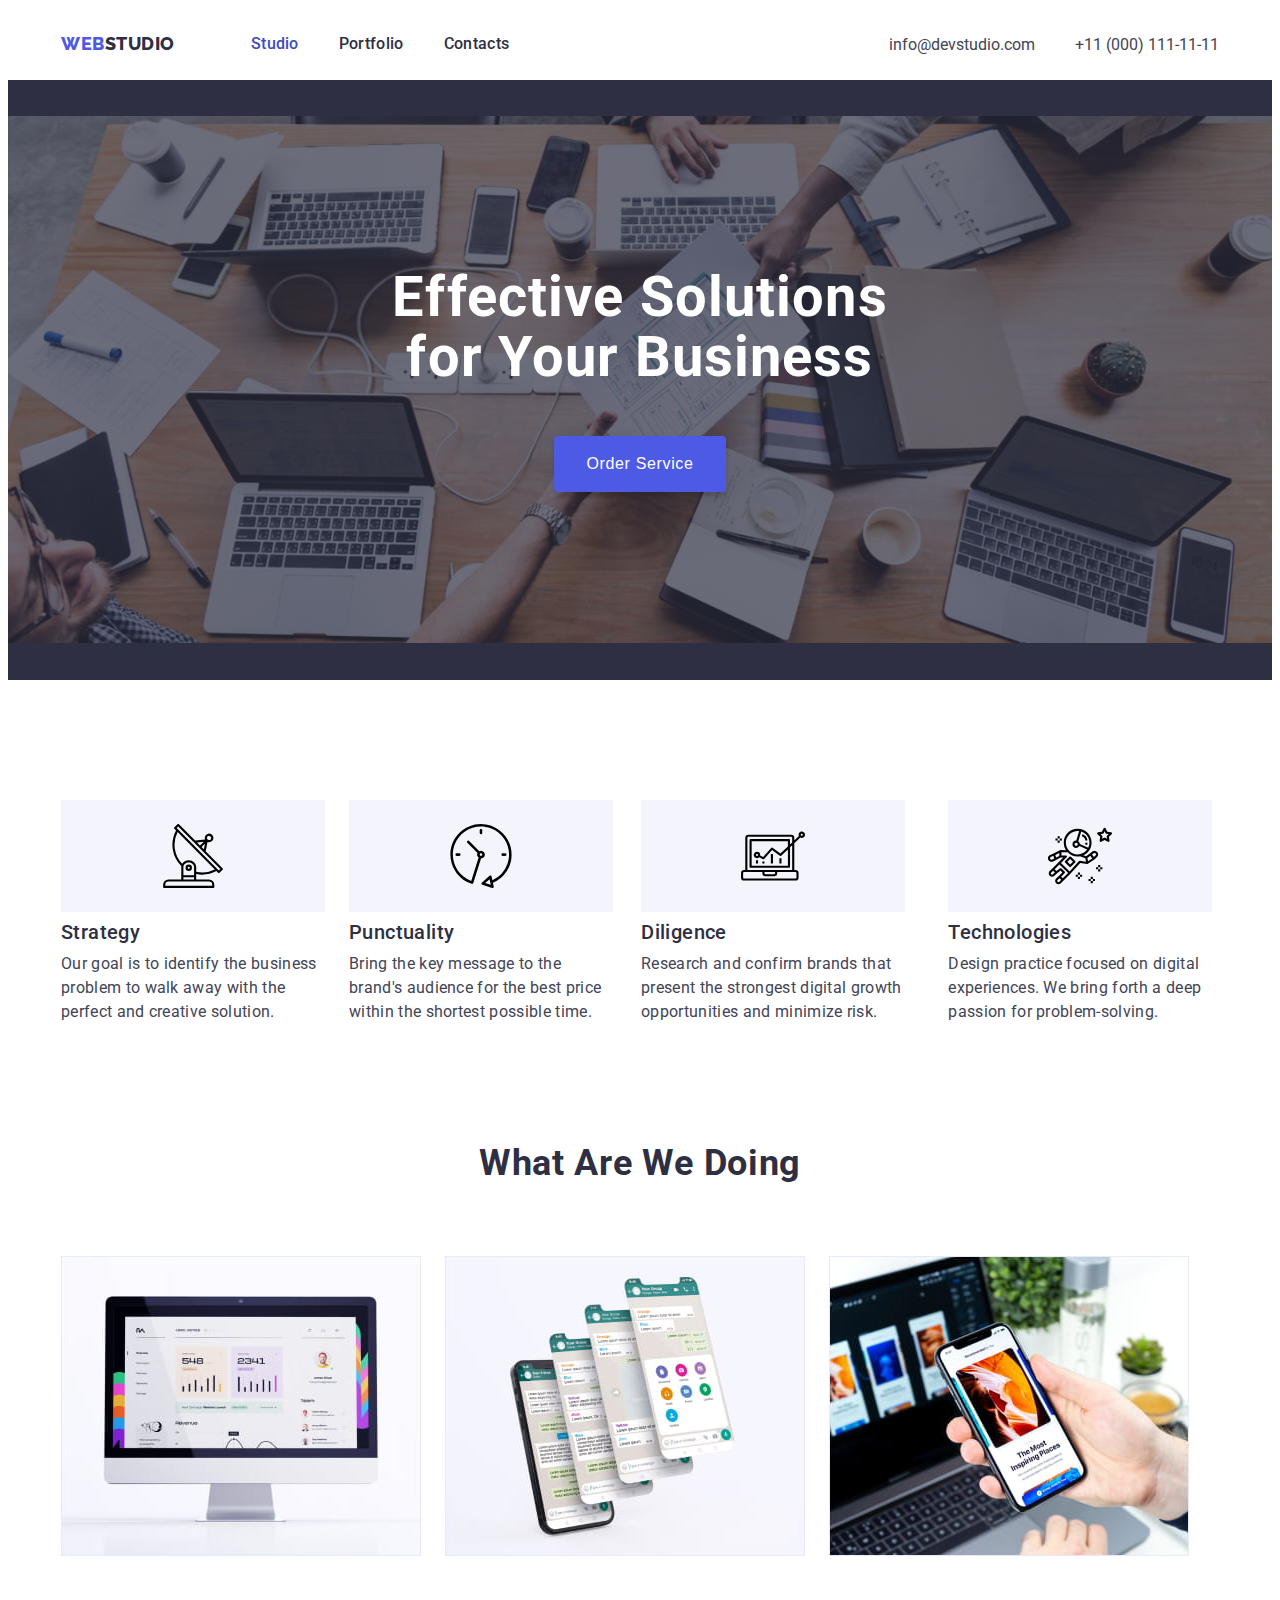
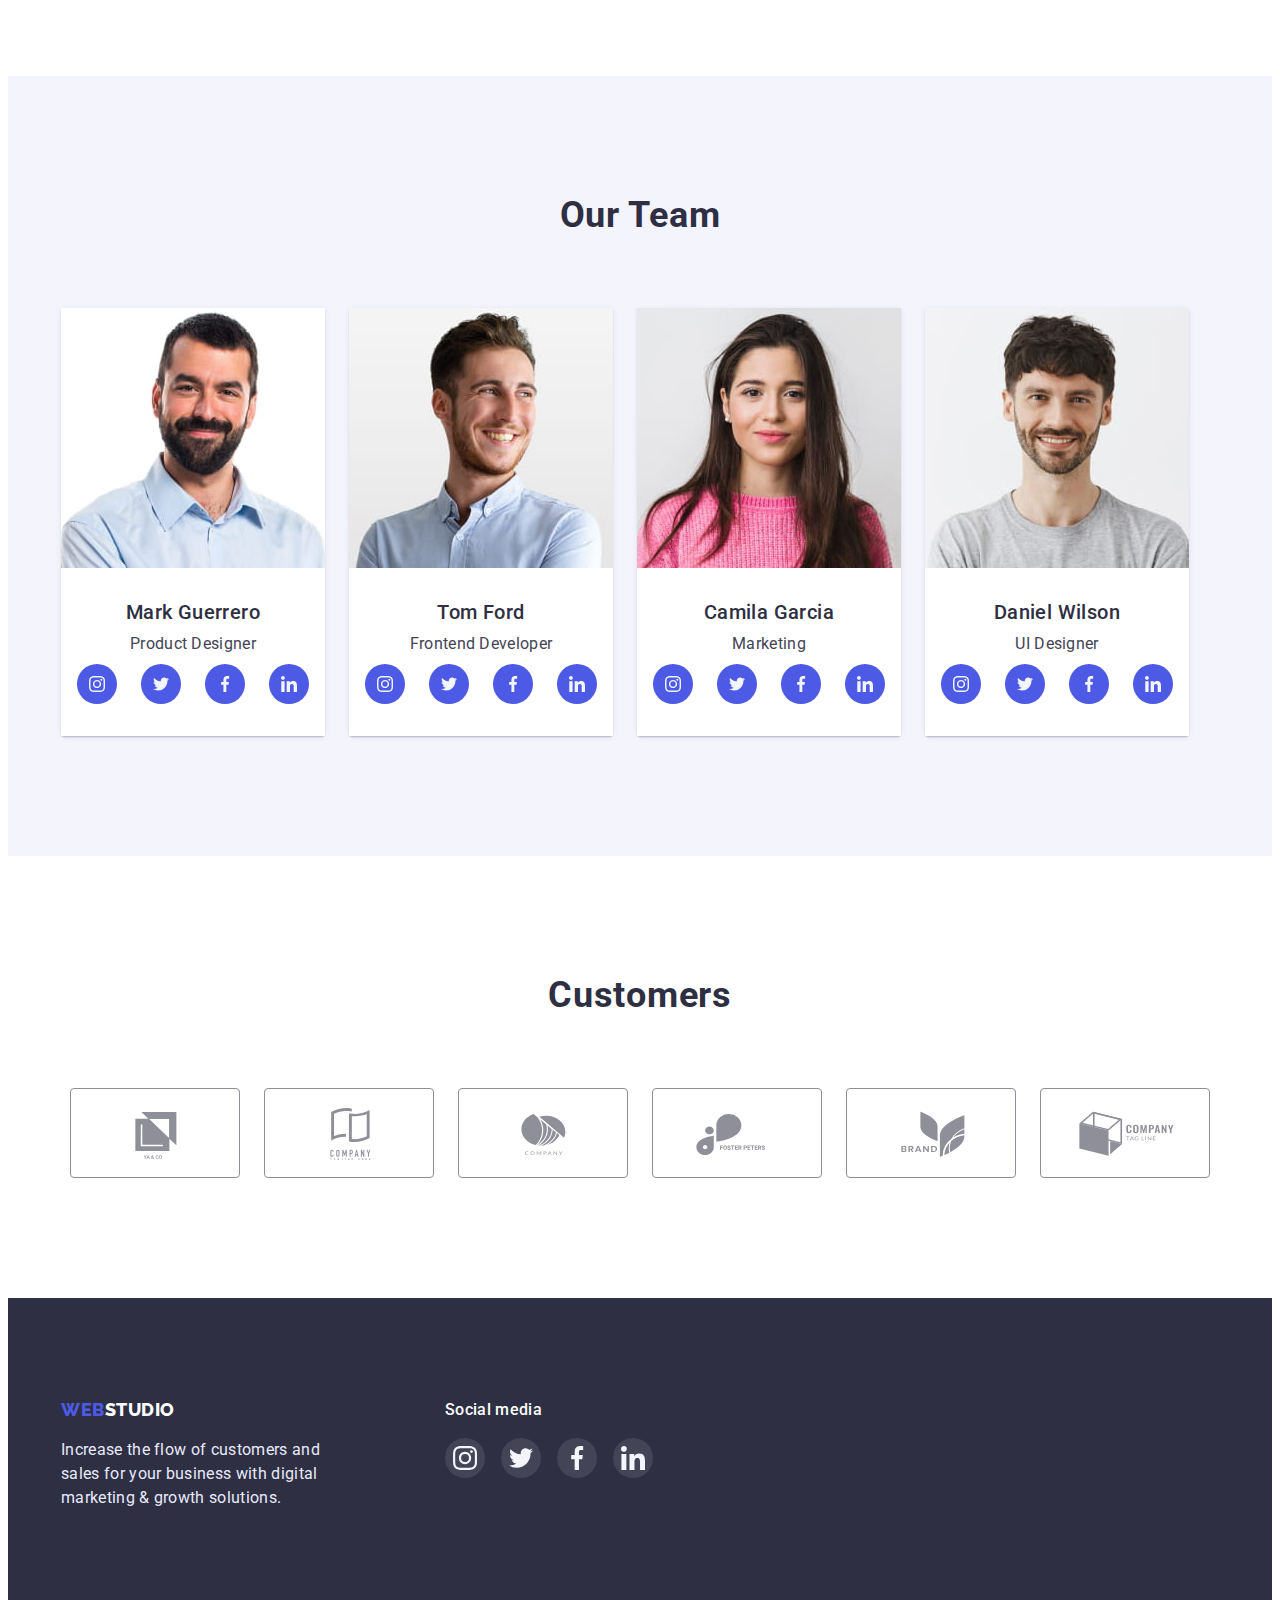
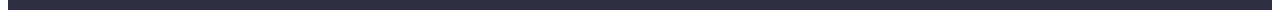
<file: index.html>
<!DOCTYPE html>
<html lang="en">
  <head>
    <meta charset="UTF-8" />
    <meta http-equiv="X-UA-Compatible" content="IE=edge" />
    <meta name="viewport" content="width=device-width, initial-scale=1.0" />
    <title>WebStudio</title>
    <link rel="preconnect" href="https://fonts.googleapis.com" />
    <link rel="preconnect" href="https://fonts.gstatic.com" crossorigin />
    <link
      href="https://fonts.googleapis.com/css2?family=Raleway:wght@800&family=Roboto:wght@400;500;700&display=swap"
      rel="stylesheet"
    />
    <link
      rel="stylesheet"
      href="https://cdnjs.cloudflare.com/ajax/libs/modern-normalize/1.1.0/modern-normalize.min.css"
      integrity="sha512-wpPYUAdjBVSE4KJnH1VR1HeZfpl1ub8YT/NKx4PuQ5NmX2tKuGu6U/JRp5y+Y8XG2tV+wKQpNHVUX03MfMFn9Q=="
      crossorigin="anonymous"
      referrerpolicy="no-referrer"
    />
    <link rel="stylesheet" href="./css/styles.css" />
  </head>
  <body>
    <!--HEADER-->
    <header class="header">
      <!--NAVIGATION-->
      <div class="container head">
        <nav class="nav-head">
          <a class="logo" href="./index.html"
            ><span class="accent">Web</span>Studio</a
          >
          <ul class="site-nav">
            <li class="nav-style">
              <a class="link current" href="./index.html">Studio</a>
            </li>
            <li class="nav-style">
              <a class="link" href="./portfolio.html">Portfolio</a>
            </li>
            <li class="nav-style"><a class="link" href="">Contacts</a></li>
          </ul>
        </nav>
        <!--CONTACTS-->
        <address class="address">
          <ul class="contacts">
            <li class="call">
              <a class="link" href="mailto:info@devstudio.com"
                >info@devstudio.com</a
              >
            </li>
            <li class="call">
              <a class="link" href="tel:+110001111111">+11 (000) 111-11-11</a>
            </li>
          </ul>
        </address>
      </div>
    </header>
    <!--MAIN SECTION-->
    <main>
      <!--HERO-->
      <section class="hero">
        <div class="container">
          <h1 class="hero-text">Effective Solutions for Your Business</h1>
          <button class="hero-button" type="button">Order Service</button>
        </div>
      </section>
      <!--OUR FEATURES-->
      <section class="section">
        <div class="container">
          <h2 class="features">Our Features</h2>
          <ul class="future-block">
            <li class="items">
              <div class="box-icons">
                <svg class="icons-feature">
                  <use href="./images/main/icons.svg#icon-antenna"></use>
                </svg>
              </div>
              <h3 class="head-name">Strategy</h3>
              <p class="future-text">
                Our goal is to identify the business problem to walk away with
                the perfect and creative solution.
              </p>
            </li>
            <li class="items">
              <div class="box-icons">
                <svg class="icons-feature">
                  <use href="./images/main/icons.svg#icon-clock"></use>
                </svg>
              </div>
              <h3 class="head-name">Punctuality</h3>
              <p class="future-text">
                Bring the key message to the brand's audience for the best price
                within the shortest possible time.
              </p>
            </li>
            <li class="items">
              <div class="box-icons">
                <svg class="icons-feature">
                  <use href="./images/main/icons.svg#icon-diagram"></use>
                </svg>
              </div>
              <h3 class="head-name">Diligence</h3>
              <p class="future-text">
                Research and confirm brands that present the strongest digital
                growth opportunities and minimize risk.
              </p>
            </li>
            <li class="items">
              <div class="box-icons">
                <svg class="icons-feature">
                  <use href="./images/main/icons.svg#icon-astronaut"></use>
                </svg>
              </div>
              <h3 class="head-name">Technologies</h3>
              <p class="future-text">
                Design practice focused on digital experiences. We bring forth a
                deep passion for problem-solving.
              </p>
            </li>
          </ul>
        </div>
      </section>
      <!--WHAT WE ARE DOING-->
      <section class="section doing">
        <div class="container">
          <h2 class="wwad">What are we doing</h2>
          <ul class="what-pict">
            <li class="item">
              <img
                src="./images/main/computer.jpg"
                width="360"
                alt="picture with PC"
              />
            </li>
            <li class="item">
              <img
                src="./images/main/phone-theme.jpg"
                width="360"
                alt="picture with photo themes"
              />
            </li>
            <li class="item">
              <img
                src="./images/main/adaptive-phone.jpg"
                width="360"
                alt="adaptive technology for smartphone"
              />
            </li>
          </ul>
        </div>
      </section>
      <!--OUR TEAM-->
      <section class="section">
        <div class="container">
          <h2 class="our-team">Our Team</h2>
          <ul class="our-teamlist">
            <li class="team-list">
              <img
                src="./images/main/mark-guerrero.jpg"
                width="264"
                alt="Mark Guerrero's photo"
              />
              <div class="our-head">
                <h3 class="head-name">Mark Guerrero</h3>
                <p class="position">Product Designer</p>
                <ul>
                  <li class="social-list">
                    <a class="social-links" href=""
                      ><svg class="social-icons">
                        <use
                          href="./images/main/icons.svg#icon-instagram"
                        ></use>
                      </svg>
                    </a>
                  </li>
                  <li class="social-list">
                    <a class="social-links" href=""
                      ><svg class="social-icons">
                        <use href="./images/main/icons.svg#icon-twitter"></use>
                      </svg>
                    </a>
                  </li>
                  <li class="social-list">
                    <a class="social-links" href=""
                      ><svg class="social-icons">
                        <use href="./images/main/icons.svg#icon-facebook"></use>
                      </svg>
                    </a>
                  </li>
                  <li class="social-list">
                    <a class="social-links" href=""
                      ><svg class="social-icons">
                        <use href="./images/main/icons.svg#icon-linkedin"></use>
                      </svg>
                    </a>
                  </li>
                </ul>
              </div>
            </li>
            <li class="team-list">
              <img
                src="./images/main/tom-ford.jpg"
                width="264"
                alt="Tom Ford's photo"
              />
              <div class="our-head">
                <h3 class="head-name">Tom Ford</h3>
                <p class="position">Frontend Developer</p>
                <ul>
                  <li class="social-list">
                    <a class="social-links" href=""
                      ><svg class="social-icons">
                        <use
                          href="./images/main/icons.svg#icon-instagram"
                        ></use>
                      </svg>
                    </a>
                  </li>
                  <li class="social-list">
                    <a class="social-links" href=""
                      ><svg class="social-icons">
                        <use href="./images/main/icons.svg#icon-twitter"></use>
                      </svg>
                    </a>
                  </li>
                  <li class="social-list">
                    <a class="social-links" href=""
                      ><svg class="social-icons">
                        <use href="./images/main/icons.svg#icon-facebook"></use>
                      </svg>
                    </a>
                  </li>
                  <li class="social-list">
                    <a class="social-links" href=""
                      ><svg class="social-icons">
                        <use href="./images/main/icons.svg#icon-linkedin"></use>
                      </svg>
                    </a>
                  </li>
                </ul>
              </div>
            </li>
            <li class="team-list">
              <img
                src="./images/main/camila-garcia.jpg"
                width="264"
                alt="Camila Garcia's photo"
              />
              <div class="our-head">
                <h3 class="head-name">Camila Garcia</h3>
                <p class="position">Marketing</p>
                <ul>
                  <li class="social-list">
                    <a class="social-links" href=""
                      ><svg class="social-icons">
                        <use
                          href="./images/main/icons.svg#icon-instagram"
                        ></use>
                      </svg>
                    </a>
                  </li>
                  <li class="social-list">
                    <a class="social-links" href=""
                      ><svg class="social-icons">
                        <use href="./images/main/icons.svg#icon-twitter"></use>
                      </svg>
                    </a>
                  </li>
                  <li class="social-list">
                    <a class="social-links" href=""
                      ><svg class="social-icons">
                        <use href="./images/main/icons.svg#icon-facebook"></use>
                      </svg>
                    </a>
                  </li>
                  <li class="social-list">
                    <a class="social-links" href=""
                      ><svg class="social-icons">
                        <use href="./images/main/icons.svg#icon-linkedin"></use>
                      </svg>
                    </a>
                  </li>
                </ul>
              </div>
            </li>
            <li class="team-list">
              <img
                src="./images/main/daniel-wilson.jpg"
                width="264"
                alt="Camila Garcia's photo"
              />
              <div class="our-head">
                <h3 class="head-name">Daniel Wilson</h3>
                <p class="position">UI Designer</p>
                <ul>
                  <li class="social-list">
                    <a class="social-links" href=""
                      ><svg class="social-icons">
                        <use
                          href="./images/main/icons.svg#icon-instagram"
                        ></use>
                      </svg>
                    </a>
                  </li>
                  <li class="social-list">
                    <a class="social-links" href=""
                      ><svg class="social-icons">
                        <use href="./images/main/icons.svg#icon-twitter"></use>
                      </svg>
                    </a>
                  </li>
                  <li class="social-list">
                    <a class="social-links" href=""
                      ><svg class="social-icons">
                        <use href="./images/main/icons.svg#icon-facebook"></use>
                      </svg>
                    </a>
                  </li>
                  <li class="social-list">
                    <a class="social-links" href=""
                      ><svg class="social-icons">
                        <use href="./images/main/icons.svg#icon-linkedin"></use>
                      </svg>
                    </a>
                  </li>
                </ul>
              </div>
            </li>
          </ul>
        </div>
      </section>
      <!-- CUSTOMERS -->
      <section class="section">
        <div class="container">
          <h2 class="customers">Customers</h2>
          <ul class="customers-list">
            <li class="custom-list">
              <a class="custom-link" href=""
                ><svg class="custom-icon">
                  <use href="./images/main/icons.svg#icon-custom-one"></use>
                </svg>
              </a>
            </li>
            <li class="custom-list">
              <a class="custom-link" href=""
                ><svg class="custom-icon">
                  <use href="./images/main/icons.svg#icon-custom-two"></use>
                </svg>
              </a>
            </li>
            <li class="custom-list">
              <a class="custom-link" href=""
                ><svg class="custom-icon">
                  <use href="./images/main/icons.svg#icon-custom-three"></use>
                </svg>
              </a>
            </li>
            <li class="custom-list">
              <a class="custom-link" href=""
                ><svg class="custom-icon">
                  <use href="./images/main/icons.svg#icon-custom-four"></use>
                </svg>
              </a>
            </li>
            <li class="custom-list">
              <a class="custom-link" href=""
                ><svg class="custom-icon">
                  <use href="./images/main/icons.svg#icon-custom-five"></use>
                </svg>
              </a>
            </li>
            <li class="custom-list">
              <a class="custom-link" href=""
                ><svg class="custom-icon">
                  <use href="./images/main/icons.svg#icon-custom-six"></use>
                </svg>
              </a>
            </li>
          </ul>
        </div>
      </section>

      <!--FOOTER-->
      <footer class="footer">
        <div class="container">
          <div class="footer-box">
            <a class="logo-end" href="./index.html"
              ><span class="accent">Web</span>Studio</a
            >
            <p class="end-page">
              Increase the flow of customers and sales for your business with
              digital marketing & growth solutions.
            </p>
          </div>
          <div class="socials">
            <h3 class="socials-name">Social media</h3>
            <ul>
              <li class="social-list">
                <a class="social-links" href=""
                  ><svg class="social-icons">
                    <use href="./images/main/icons.svg#icon-instagram"></use>
                  </svg>
                </a>
              </li>
              <li class="social-list">
                <a class="social-links" href=""
                  ><svg class="social-icons">
                    <use href="./images/main/icons.svg#icon-twitter"></use>
                  </svg>
                </a>
              </li>
              <li class="social-list">
                <a class="social-links" href=""
                  ><svg class="social-icons">
                    <use href="./images/main/icons.svg#icon-facebook"></use>
                  </svg>
                </a>
              </li>
              <li class="social-list">
                <a class="social-links" href=""
                  ><svg class="social-icons">
                    <use href="./images/main/icons.svg#icon-linkedin"></use>
                  </svg>
                </a>
              </li>
            </ul>
          </div>
        </div>
      </footer>
    </main>
  </body>
</html>
</file>
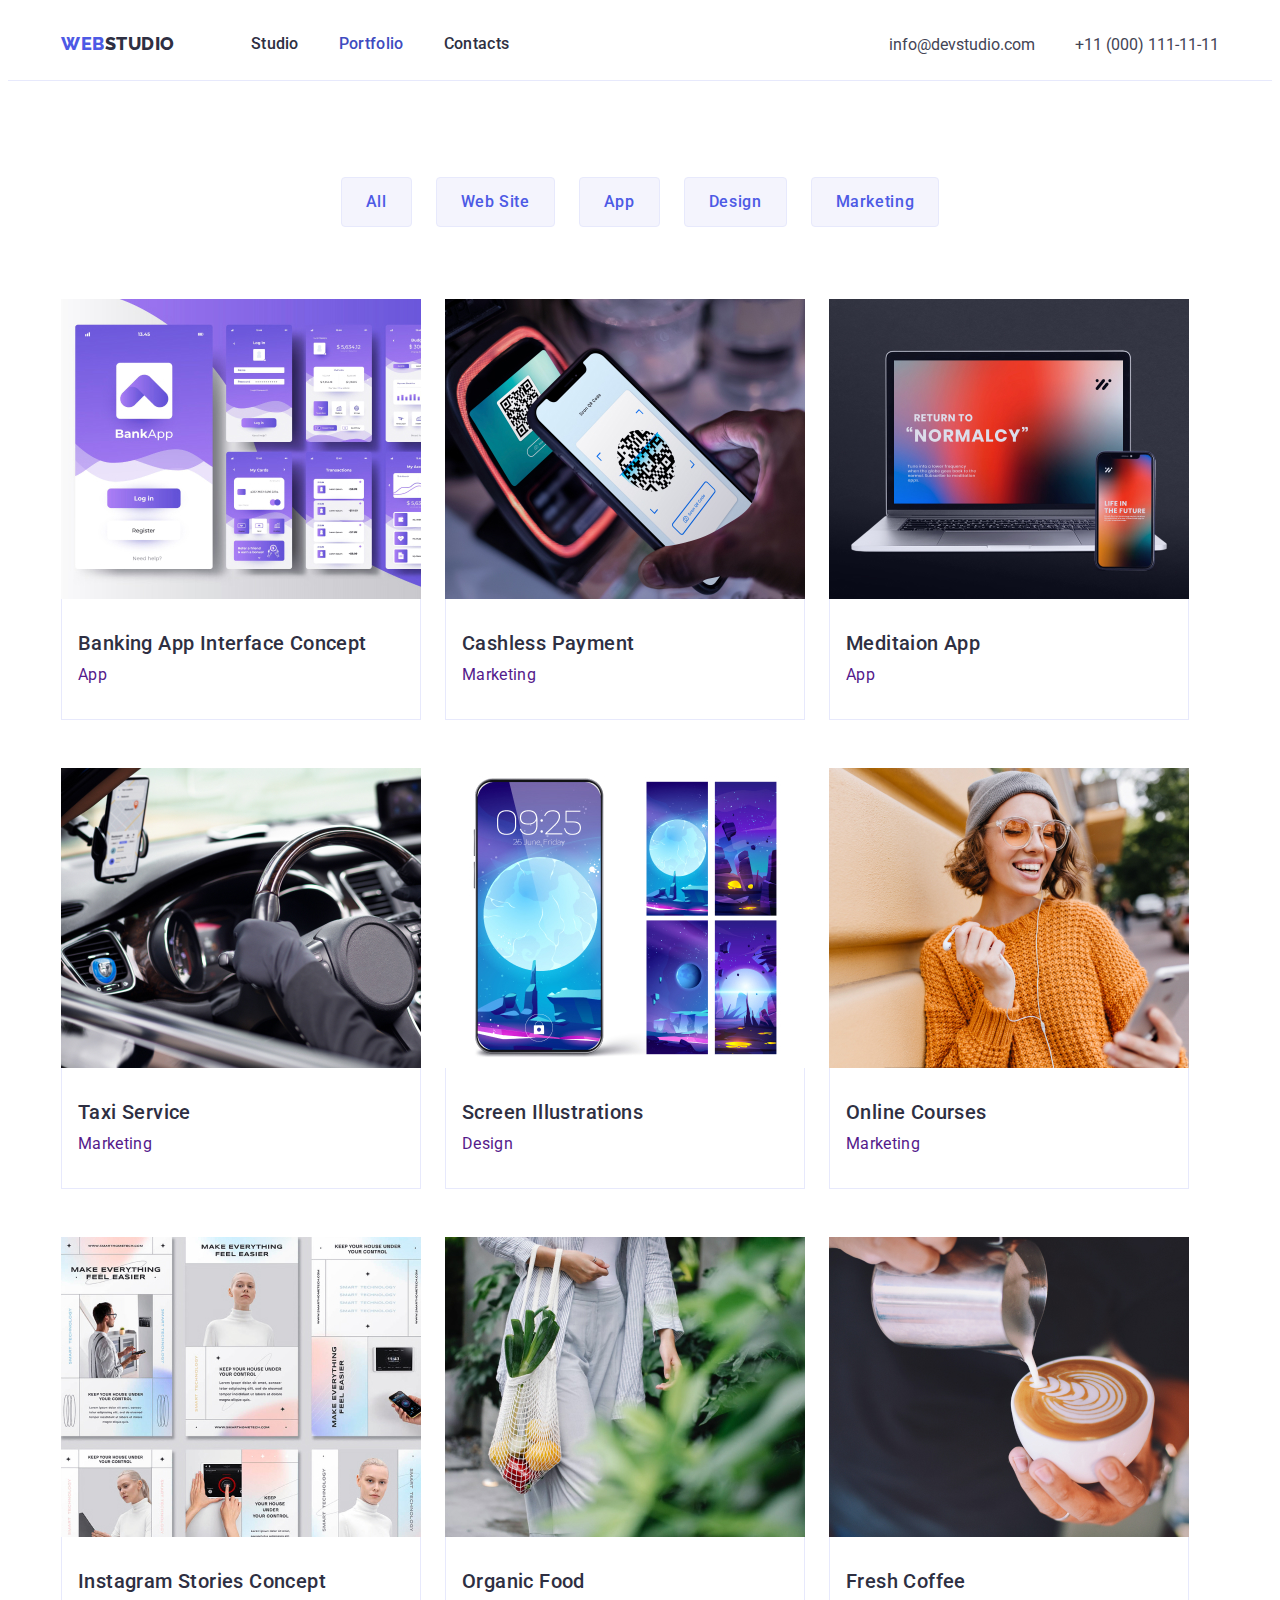
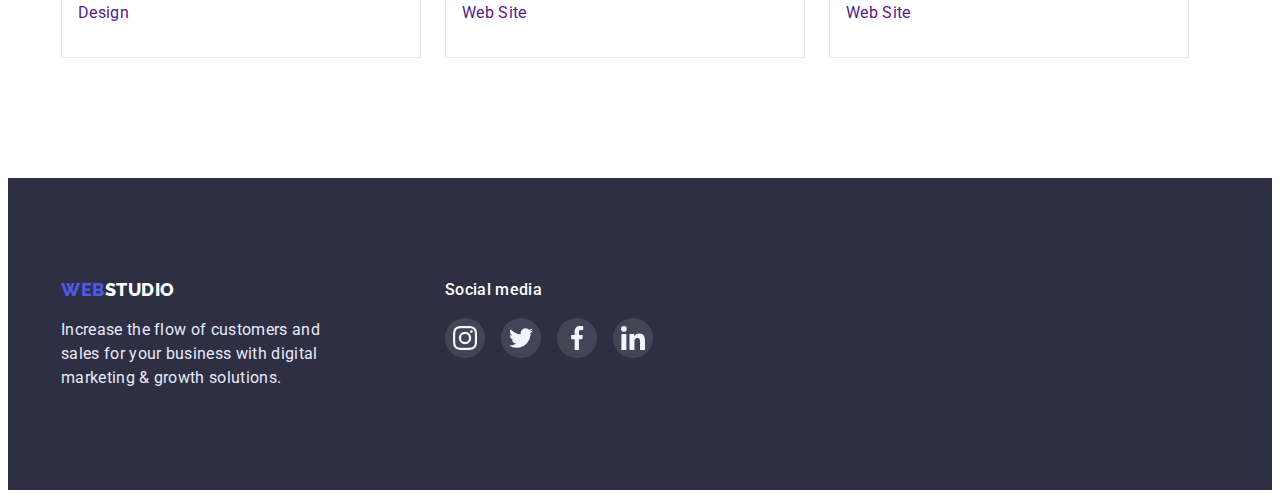
<file: portfolio.html>
<!DOCTYPE html>
<html lang="en">
  <head>
    <meta charset="UTF-8" />
    <meta http-equiv="X-UA-Compatible" content="IE=edge" />
    <meta name="viewport" content="width=device-width, initial-scale=1.0" />
    <title>Portfolio</title>
    <link rel="preconnect" href="https://fonts.googleapis.com" />
    <link rel="preconnect" href="https://fonts.gstatic.com" crossorigin />
    <link
      href="https://fonts.googleapis.com/css2?family=Raleway:wght@800&family=Roboto:wght@400;500;700&display=swap"
      rel="stylesheet"
    />
    <link
      rel="stylesheet"
      href="https://cdnjs.cloudflare.com/ajax/libs/modern-normalize/1.1.0/modern-normalize.min.css"
      integrity="sha512-wpPYUAdjBVSE4KJnH1VR1HeZfpl1ub8YT/NKx4PuQ5NmX2tKuGu6U/JRp5y+Y8XG2tV+wKQpNHVUX03MfMFn9Q=="
      crossorigin="anonymous"
      referrerpolicy="no-referrer"
    />
    <link rel="stylesheet" href="./css/styles.css" />
  </head>
  <body class="body-portfolio">
    <!--HEADER-->
    <header class="header portf">
      <!--NAVIGATION-->
      <div class="container head">
        <nav class="nav-head">
          <a class="logo" href="./index.html"
            ><span class="accent">Web</span>Studio</a
          >
          <ul class="site-nav">
            <li class="nav-style">
              <a class="link" href="./index.html">Studio</a>
            </li>
            <li class="nav-style">
              <a class="link current" href="./portfolio.html">Portfolio</a>
            </li>
            <li class="nav-style"><a class="link" href="">Contacts</a></li>
          </ul>
        </nav>
        <!--CONTACTS-->
        <address class="address">
          <ul class="contacts">
            <li class="call">
              <a class="link" href="mailto:info@devstudio.com"
                >info@devstudio.com</a
              >
            </li>
            <li class="call">
              <a class="link" href="tel:+110001111111">+11 (000) 111-11-11</a>
            </li>
          </ul>
        </address>
      </div>
    </header>
    <!--MAIN SECTION-->
    <main>
      <!--FILTERS-->
      <section class="section project">
        <!--Projects-->
        <div class="container project">
          <ul class="filter">
            <li class="buttons">
              <button class="filter-button" type="button">All</button>
            </li>
            <li class="buttons">
              <button class="filter-button" type="button">Web Site</button>
            </li>
            <li class="buttons">
              <button class="filter-button" type="button">App</button>
            </li>
            <li class="buttons">
              <button class="filter-button" type="button">Design</button>
            </li>
            <li class="buttons">
              <button class="filter-button" type="button">Marketing</button>
            </li>
          </ul>
          <ul class="projects">
            <a href="" class="project-link"
              ><li class="cards">
                <img
                  src="./images/Portfolio/bank-app.jpg"
                  width="360"
                  alt="banking app"
                />
                <div class="project-head">
                  <h3 class="project-name">Banking App Interface Concept</h3>
                  <p class="project-text">App</p>
                </div>
              </li>
            </a>
            <a href="" class="project-link">
              <li class="cards">
                <img
                  src="./images/Portfolio/scan-qr.jpg"
                  width="360"
                  alt="scaning qr code"
                />
                <div class="project-head">
                  <h3 class="project-name">Cashless Payment</h3>
                  <p class="project-text">Marketing</p>
                </div>
              </li></a
            >
            <a href="" class="project-link"
              ><li class="cards">
                <img
                  src="./images/Portfolio/pc.jpg"
                  width="360"
                  alt="phone adaptive app"
                />
                <div class="project-head">
                  <h3 class="project-name">Meditaion App</h3>
                  <p class="project-text">App</p>
                </div>
              </li></a
            >
            <a href="" class="project-link"
              ><li class="cards">
                <img
                  src="./images/Portfolio/car.jpg"
                  width="360"
                  alt="car drive app"
                />
                <div class="project-head">
                  <h3 class="project-name">Taxi Service</h3>
                  <p class="project-text">Marketing</p>
                </div>
              </li></a
            >
            <a href="" class="project-link"
              ><li class="cards">
                <img
                  src="./images/Portfolio/phone.jpg"
                  width="360"
                  alt="smartphone"
                />
                <div class="project-head">
                  <h3 class="project-name">Screen Illustrations</h3>
                  <p class="project-text">Design</p>
                </div>
              </li></a
            >
            <a href="" class="project-link"
              ><li class="cards">
                <img
                  src="./images/Portfolio/woman.jpg"
                  width="360"
                  alt="woman with vegetables"
                />
                <div class="project-head">
                  <h3 class="project-name">Online Courses</h3>
                  <p class="project-text">Marketing</p>
                </div>
              </li></a
            >
            <a href="" class="project-link">
              <li class="cards">
                <img
                  src="./images/Portfolio/app.jpg"
                  width="360"
                  alt="smartphone app"
                />
                <div class="project-head">
                  <h3 class="project-name">Instagram Stories Concept</h3>
                  <p class="project-text">Design</p>
                </div>
              </li></a
            >
            <a href="" class="project-link">
              <li class="cards">
                <img
                  src="./images/Portfolio/vegetables.jpg"
                  width="360"
                  alt="vegetables"
                />
                <div class="project-head">
                  <h3 class="project-name">Organic Food</h3>
                  <p class="project-text">Web Site</p>
                </div>
              </li></a
            >
            <a href="" class="project-link"
              ><li class="cards">
                <img
                  src="./images/Portfolio/coffee.jpg"
                  width="360"
                  alt="coffee"
                />
                <div class="project-head">
                  <h3 class="project-name">Fresh Coffee</h3>
                  <p class="project-text">Web Site</p>
                </div>
              </li></a
            >
          </ul>
        </div>
      </section>
      <!--FOOTER-->
      <footer class="footer">
        <div class="container">
          <div class="footer-box">
            <a class="logo-end" href="./index.html"
              ><span class="accent">Web</span>Studio</a
            >
            <p class="end-page">
              Increase the flow of customers and sales for your business with
              digital marketing & growth solutions.
            </p>
          </div>
          <div class="socials">
            <h3 class="socials-name">Social media</h3>
            <ul>
              <li class="social-list">
                <a class="social-links" href=""
                  ><svg class="social-icons">
                    <use href="./images/main/icons.svg#icon-instagram"></use>
                  </svg>
                </a>
              </li>
              <li class="social-list">
                <a class="social-links" href=""
                  ><svg class="social-icons">
                    <use href="./images/main/icons.svg#icon-twitter"></use>
                  </svg>
                </a>
              </li>
              <li class="social-list">
                <a class="social-links" href=""
                  ><svg class="social-icons">
                    <use href="./images/main/icons.svg#icon-facebook"></use>
                  </svg>
                </a>
              </li>
              <li class="social-list">
                <a class="social-links" href=""
                  ><svg class="social-icons">
                    <use href="./images/main/icons.svg#icon-linkedin"></use>
                  </svg>
                </a>
              </li>
            </ul>
          </div>
        </div>
      </footer>
    </main>
  </body>
</html>
</file>
<file: css/styles.css>
:root {
  --accent-color: #4d5ae5;
  --main-color: #2e2f42;
  --text-color: #434455;
  --bgc: #ffffff;
  --secondbgc: #f4f4fd;
  --secondbgcbtn: #404bbf;
  --bgcbtnfilter: #e7e9fc;
  --hero-box-shadow: 0px 4px 4px rgba(0, 0, 0, 0.15);
  --hero-shadow-hover: 0px 1px 6px rgba(46, 47, 66, 0.08),
    0px 1px 1px rgba(46, 47, 66, 0.16), 0px 2px 1px rgba(46, 47, 66, 0.08);
  --custom-border: #8e8f99;
  --customers-icon: #afb1b8;
  --bgcsocial: rgba(255, 255, 255, 0.1);
  --secondbgcsocial: #31d0aa;
}

.accent {
  color: var(--accent-color);
}
/*--------------------- body */

h1,
h2,
h3,
h4,
h5,
h6,
p {
  padding: 0;
  margin: 0;
}

img {
  display: block;
}

.container {
  width: 1158px;
  margin-left: auto;
  margin-right: auto;
  padding: 0 15px;
}

.section {
  padding-top: 120px;
  padding-bottom: 120px;
}

.section:nth-child(4) {
  background-color: var(--secondbgc);
}

.section.project {
  padding-top: 0;
  padding-bottom: 120px;
  background-color: var(--bgc);
}

a {
  text-decoration: none;
}

ul {
  list-style: none;
  margin: 0;
  padding: 0;
}

body {
  font-family: roboto, sans-serif;
  font-size: 16px;
  color: var(--text-color);
  background-color: var(--bgc);
}
/*--------------------- head */

.header.portf {
  border-bottom: 1px solid var(--bgcbtnfilter);
}

.container.head,
.nav-head {
  align-items: center;
}

.link.current {
  color: var(--secondbgcbtn);
}

/*--------------------- logo */

.logo {
  font-family: 'Raleway', sans-serif;
  font-weight: 800;
  font-size: 18px;
  line-height: 1.33;
  letter-spacing: 0.03em;
  text-transform: uppercase;
  margin-right: 76px;
  color: var(--main-color);
}

/*--------------------- navigation */

.nav-style {
  font-weight: 500;
  font-size: 16px;
  line-height: 1.5;
  letter-spacing: 0.02em;
}

.nav-style + .nav-style {
  margin-left: 40px;
}
.link:hover,
.link:focus,
.link:active {
  color: var(--secondbgcbtn);
}
.link {
  display: block;
  padding-top: 24px;
  padding-bottom: 24px;
  color: var(--main-color);
}

/*--------------------- address */

.contacts,
.nav-head,
.site-nav,
.container.head {
  display: flex;
}

.contacts a {
  text-decoration: none;
  color: var(--text-color);
  font-style: normal;
}

.address {
  display: flex;
  margin-left: auto;
}

.call + .call {
  margin-left: 40px;
}

/*--------------------- Main */

.hero-text {
  font-weight: 700;
  font-size: 56px;
  line-height: 1.07;
  letter-spacing: 0.02em;
  color: var(--bgc);
  margin-bottom: 48px;
  width: 500px;
  margin-left: auto;
  margin-right: auto;
}

.hero {
  background-color: var(--main-color);
  background-image: linear-gradient(
      rgba(46, 47, 66, 0.7),
      rgba(46, 47, 66, 0.7)
    ),
    url(../images/main/hero-image.jpg);
  background-repeat: no-repeat;
  background-position: center;
  background-size: contain;
  padding: 188px 0;
  text-align: center;
}

.hero-button {
  font-weight: 500;
  font-size: 16px;
  line-height: 1.5;
  letter-spacing: 0.04em;
  padding: 16px 32px;

  cursor: pointer;
  color: var(--bgc);
  background-color: var(--accent-color);
  box-shadow: var(--hero-box-shadow);
  border-radius: 4px;
  border: none;
}

.hero-button:hover,
.hero-button:focus {
  background-color: var(--secondbgcbtn);
  box-shadow: var(--hero-shadow-hover);
}

/* --------------------- Features */
.features {
  display: none;
}

.future-block {
  display: flex;
  gap: 24px;
}

.future-block .items {
  flex-basis: calc((100% -24 * 3) / 4);
}

.future-block .head-name {
  margin-bottom: 8px;
  font-weight: 500;
  font-size: 20px;
  line-height: 1.2;
  letter-spacing: 0.02em;
}

.future-text {
  line-height: 1.5;
  letter-spacing: 0.02em;
}

.head-name,
.project-name {
  font-weight: 500;
  font-size: 20px;
  line-height: 1.2;
  letter-spacing: 0.02em;
  color: var(--main-color);
}

.box-icons {
  width: 264px;
  height: 112px;
  display: flex;
  justify-content: center;
  align-items: center;
  background-color: var(--secondbgc);
  margin-bottom: 8px;
}

.icons-feature {
  width: 64px;
  height: 64px;
}
/*--------------------- What we are doing */

.section.doing {
  padding-top: 0;
}

.what-pict {
  display: flex;
}

.item + .item {
  margin-left: 24px;
}

.features,
.wwad,
.our-team,
.customers {
  font-size: 36px;
  line-height: 1.11;
  text-align: center;
  letter-spacing: 0.02em;
  text-transform: capitalize;
  color: var(--main-color);
  margin-bottom: 72px;
}
/*--------------------- Our team */

.our-teamlist {
  display: flex;
}

.team-list {
  box-shadow: var(--hero-shadow-hover);
  border-radius: 0px 0px 4px 4px;
}

.team-list + .team-list {
  margin-left: 24px;
}

.team-list .head-name {
  text-align: center;
  font-weight: 500;
  font-size: 20px;
  line-height: 1.2;
  letter-spacing: 0.02em;
}

.our-head {
  padding-top: 32px;
  padding-bottom: 32px;
  background-color: var(--bgc);
}

.our-head .head-name {
  margin-bottom: 8px;
}

.team-list .position {
  text-align: center;
  line-height: 1.5;
  letter-spacing: 0.02em;
}

.our-teamlist ul {
  display: flex;
  justify-content: center;
  margin-top: 8px;
  gap: 24px;
}

.social-list {
  width: 40px;
  height: 40px;
}

.social-links:hover,
.social-links:focus {
  background-color: var(--secondbgcbtn);
}

.social-icons {
  width: 16px;
  height: 16px;
  fill: var(--secondbgc);
}

.social-links {
  width: 100%;
  height: 100%;
  display: flex;
  align-items: center;
  justify-content: center;
  background-color: var(--accent-color);
  border-radius: 50%;
}

/*--------------------- Customers */
.customers-list {
  display: flex;
  justify-content: center;
  gap: 24px;
}

.custom-list {
  width: 168px;
  height: 88px;
  border: 1px solid var(--custom-border);
  border-radius: 4px;
}

.custom-list:hover,
.custom-link:focus {
  border: 1px solid var(--secondbgcbtn);
}

.custom-link:hover .custom-icon,
.custom-link:focus .custom-icon {
  fill: var(--secondbgcbtn);
}

.custom-link {
  width: 100%;
  height: 100%;
  display: flex;
  align-items: center;
  justify-content: center;
}

.custom-icon {
  width: 104px;
  height: 56px;
  fill: var(--custom-border);
}

/*--------------------- Footer */

.footer {
  padding: 100px 0;
  background-color: var(--main-color);
}

.end-page {
  color: var(--bgcbtnfilter);
  max-width: 264px;
  line-height: 1.5;
  letter-spacing: 0.02em;
  margin-top: 16px;
}

.logo-end {
  font-family: 'Raleway', sans-serif;
  font-weight: 800;
  font-size: 18px;
  line-height: 1.33;
  letter-spacing: 0.03em;
  text-transform: uppercase;
  color: var(--bgc);
}

.footer > .container {
  display: flex;
}

.socials {
  margin-left: 120px;
}

.socials-name {
  font-weight: 500;
  font-size: 16px;
  line-height: 1.5;
  letter-spacing: 0.02em;
  color: var(--bgc);
}

.socials ul {
  margin-top: 16px;
  display: flex;
  gap: 16px;
}

.socials .social-links {
  background-color: var(--bgcsocial);
}

.socials .social-links:hover,
.socials .social-links:focus {
  background-color: var(--secondbgcsocial);
}

.socials .social-icons {
  width: 24px;
  height: 24px;
}

/*--------------------- Portfolio */

/*--------------------- Filter */

.filter-button {
  font-family: 'Roboto';
  font-weight: 500;
  font-size: 16px;
  line-height: 1.5;
  letter-spacing: 0.04em;
  color: var(--accent-color);
  background-color: var(--secondbgc);
  border: 1px solid var(--bgcbtnfilter);
  border-radius: 4px;
  padding: 12px 24px;
}

.filter-button:hover,
.filter-button:focus {
  color: var(--bgc);
  background-color: var(--secondbgcbtn);
  box-shadow: 0px 3px 1px rgba(0, 0, 0, 0.1), 0px 2px 1px rgba(0, 0, 0, 0.08),
    0px 2px 2px rgba(0, 0, 0, 0.12);
  border-radius: 4px;
  border: 1px solid var(--secondbgcbtn);
  cursor: pointer;
  transition: 1s;
}

.buttons + .buttons {
  margin-left: 24px;
}

.filter {
  display: flex;
  justify-content: center;
}

/*--------------------- Main */
.container.project {
  padding-top: 96px;
}
.projects {
  display: flex;
  flex-wrap: wrap;
  margin-top: 72px;
  gap: 48px 24px;
}

.cards {
  flex-basis: calc((100% - 2 * 24px) / 3);
}

.project-link:hover .project-head,
.project-link:focus .project-head {
  border-left: 1px solid var(--secondbgc);
  border-right: 1px solid var(--secondbgc);
  border-bottom: 1px solid var(--secondbgc);
  box-shadow: 0px 1px 6px rgba(46, 47, 66, 0.08),
    0px 1px 1px rgba(46, 47, 66, 0.16), 0px 2px 1px rgba(46, 47, 66, 0.08);
}

.project-head {
  padding-left: 16px;
  padding-top: 32px;
  padding-bottom: 32px;
  border-left: 1px solid var(--bgcbtnfilter);
  border-right: 1px solid var(--bgcbtnfilter);
  border-bottom: 1px solid var(--bgcbtnfilter);
}

.project-text {
  line-height: 1.5;
  letter-spacing: 0.02em;
  margin-top: 8px;
}
</file>
